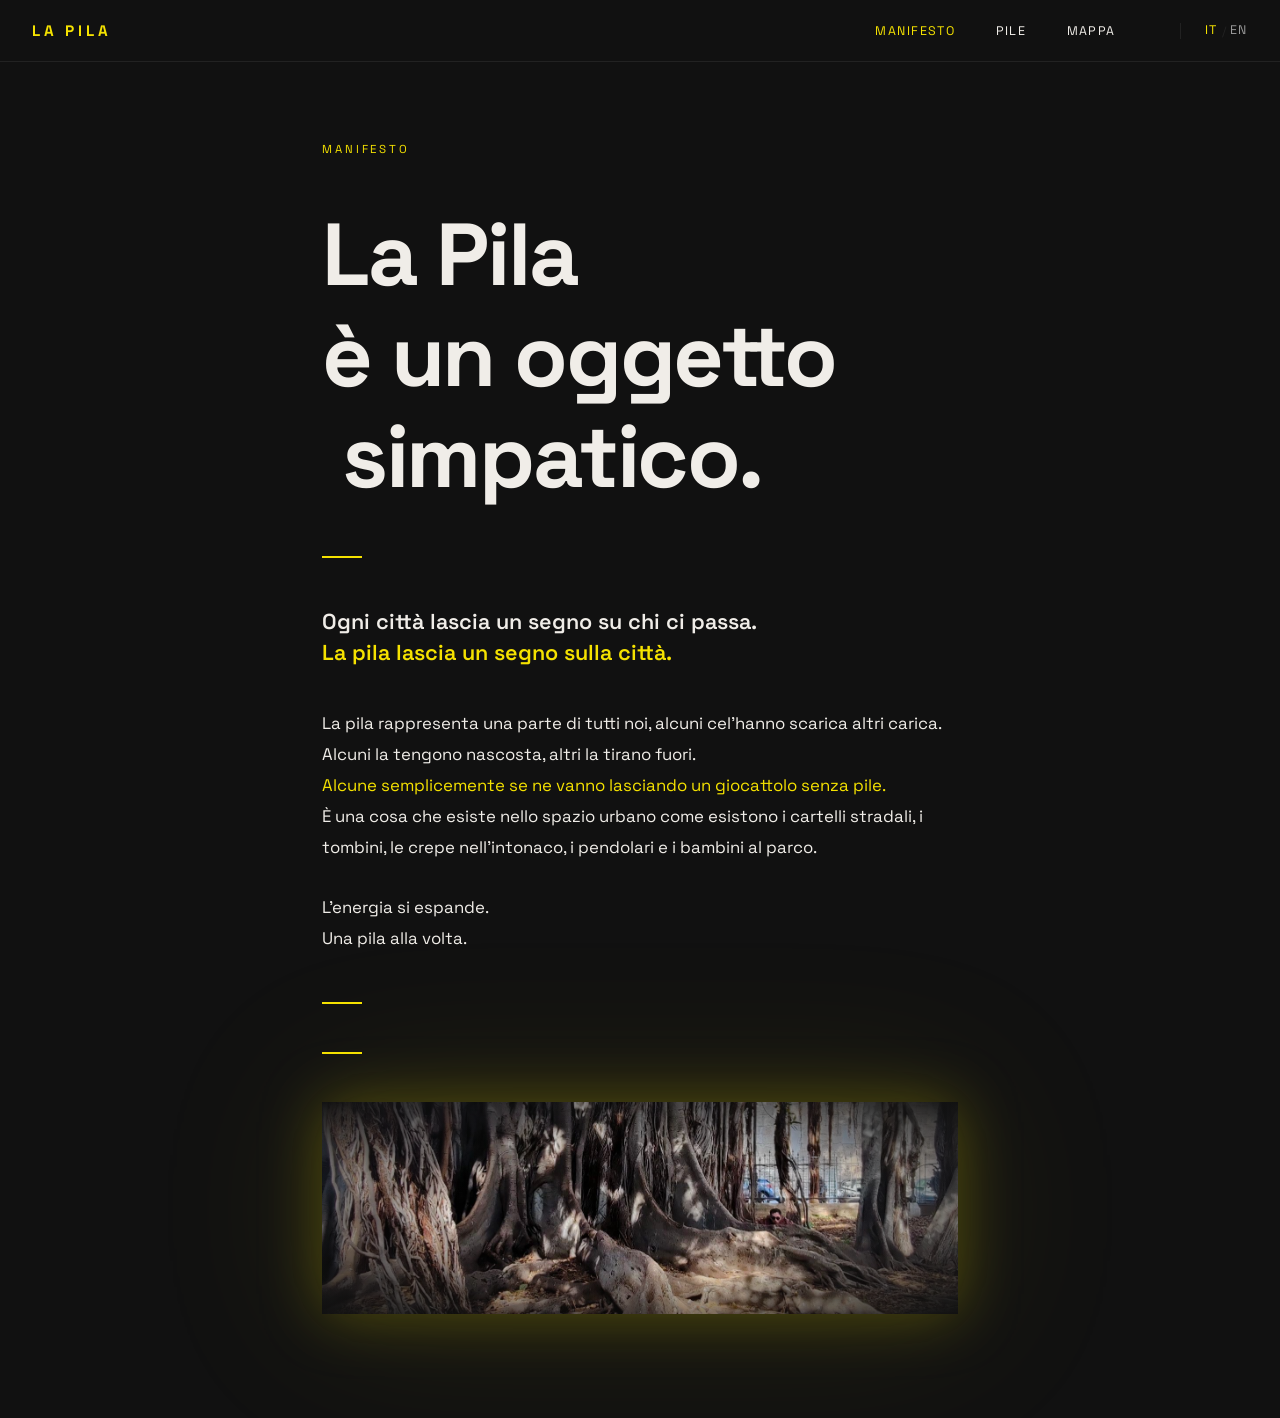
<file: manifesto.html>
<!DOCTYPE html>
<html lang="it">
<head>
    <script src="analytics.js"></script>
    <meta charset="UTF-8">
    <meta name="viewport" content="width=device-width, initial-scale=1.0">
    <title>Manifesto — La Pila</title>

    <!-- SEO -->
    <meta name="description"
          content="Il manifesto di La Pila: arte urbana che non chiede permesso. Oggetti 3D stampati, dipinti a mano e incollati sui muri delle città.">
    <meta name="keywords" content="manifesto arte urbana, La Pila manifesto, street art indipendente, arte senza permesso, oggetti 3D sui muri, arte contemporanea urbana">
    <meta name="author" content="La Pila">
    <meta name="robots" content="index, follow">
    <link rel="canonical" href="https://lapila.art/manifesto.html">

    <!-- Open Graph -->
    <meta property="og:type" content="article">
    <meta property="og:site_name" content="La Pila">
    <meta property="og:title" content="Manifesto — La Pila: arte urbana che non chiede permesso">
    <meta property="og:description" content="Arte urbana che non chiede permesso. Il manifesto di La Pila: oggetti 3D stampati, dipinti a mano, incollati sulle città.">
    <meta property="og:url" content="https://lapila.art/manifesto.html">
    <meta property="og:image" content="https://lapila.art/assets/images/pages/manifesto/me.jpg">
    <meta property="og:image:alt" content="La Pila — arte urbana con oggetti 3D">
    <meta property="og:locale" content="it_IT">

    <!-- Twitter Card -->
    <meta name="twitter:card" content="summary_large_image">
    <meta name="twitter:title" content="Manifesto — La Pila: arte urbana che non chiede permesso">
    <meta name="twitter:description" content="Arte urbana che non chiede permesso. Il manifesto di La Pila.">
    <meta name="twitter:image" content="https://lapila.art/assets/images/pages/manifesto/me.jpg">

    <!-- JSON-LD Structured Data -->
    <script type="application/ld+json">
    [
      {
        "@context": "https://schema.org",
        "@type": "AboutPage",
        "name": "Manifesto di La Pila",
        "headline": "La Pila è un oggetto simpatico",
        "description": "Arte urbana che non chiede permesso. Oggetti 3D stampati, dipinti a mano e incollati sui muri delle città del mondo.",
        "url": "https://lapila.art/manifesto.html",
        "inLanguage": "it-IT",
        "author": {
          "@type": "Organization",
          "name": "La Pila",
          "url": "https://lapila.art/",
          "email": "lapila.art@gmail.com"
        },
        "publisher": {
          "@type": "Organization",
          "name": "La Pila",
          "url": "https://lapila.art/"
        }
      },
      {
        "@context": "https://schema.org",
        "@type": "FAQPage",
        "mainEntity": [
          {
            "@type": "Question",
            "name": "Cos'è La Pila?",
            "acceptedAnswer": {
              "@type": "Answer",
              "text": "La Pila è un progetto indipendente di arte urbana. Consiste in oggetti 3D stampati, colorati a mano e incollati sui muri delle città senza chiedere permesso."
            }
          },
          {
            "@type": "Question",
            "name": "Come funziona La Pila?",
            "acceptedAnswer": {
              "@type": "Answer",
              "text": "I modelli vengono stampati in 3D, dipinti a mano uno per uno, e poi installati fisicamente sui muri delle città. Ogni installazione lascia un segno permanente nello spazio urbano."
            }
          },
          {
            "@type": "Question",
            "name": "Dove si trovano le installazioni de La Pila?",
            "acceptedAnswer": {
              "@type": "Answer",
              "text": "Le installazioni de La Pila si trovano in diverse città italiane e internazionali. Al 2026 sono presenti a Torino e Perugia. Tutte le posizioni sono visibili sulla mappa interattiva del sito lapila.art."
            }
          },
          {
            "@type": "Question",
            "name": "Come contattare La Pila?",
            "acceptedAnswer": {
              "@type": "Answer",
              "text": "È possibile contattare La Pila all'indirizzo email lapila.art@gmail.com."
            }
          }
        ]
      }
    ]
    </script>

    <!-- Tema e favicon -->
    <meta name="theme-color" content="#111111">
    <link rel="icon" type="image/svg+xml" href="favicon.svg">

    <link rel="stylesheet" href="style.css">
    <script src="i18n.js"></script>
</head>
<body>

<script src="nav.js"></script>

<div class="manifesto-wrap">
    <span class="manifesto-label">Manifesto</span>

    <div class="manifesto-hero">

        <h1 class="manifesto-highlight" data-i18n="manifesto.headline">La Pila<br>è un oggetto<br>&nbsp;simpatico.</h1>

        <div class="manifesto-hero">

            <div class="manifesto-divider"></div>

            <div class="manifesto-text">

                <p class="lead" data-i18n="manifesto.lead">
                    Ogni città lascia un segno su chi ci passa.<br>
                    <em>La pila lascia un segno sulla città.</em>
                </p>


                <p data-i18n="manifesto.p1">
                    La pila rappresenta una parte di tutti noi, alcuni cel'hanno scarica altri carica.
                    alcuni la tengono nascosta, altri la tirano fuori. <br>
                    <em>Alcune semplicemente se ne vanno lasciando un giocattolo senza pile. </em><br>
                    È una cosa che esiste nello spazio
                    urbano come esistono i cartelli stradali, i tombini, le crepe
                    nell'intonaco, i pendolari e i bambini al parco.
                </p>


                <p data-i18n="manifesto.p2">
                    L'energia si espande.<br>
                    Una pila alla volta.
                </p>

                <div class="manifesto-divider"></div>
<!--
                <p class="contact-label" data-i18n="manifesto.contact">Contatti</p>
                <a href="mailto:lapila.art@gmail.com" class="contact-link">lapila.art@gmail.com</a>-->

                <div class="manifesto-divider"></div>

                <div class="manifesto-portrait">
                    <img src="assets/images/pages/manifesto/me.jpg" alt="La Pila">
                </div>


            </div>
        </div>

</body>
</html>
</file>
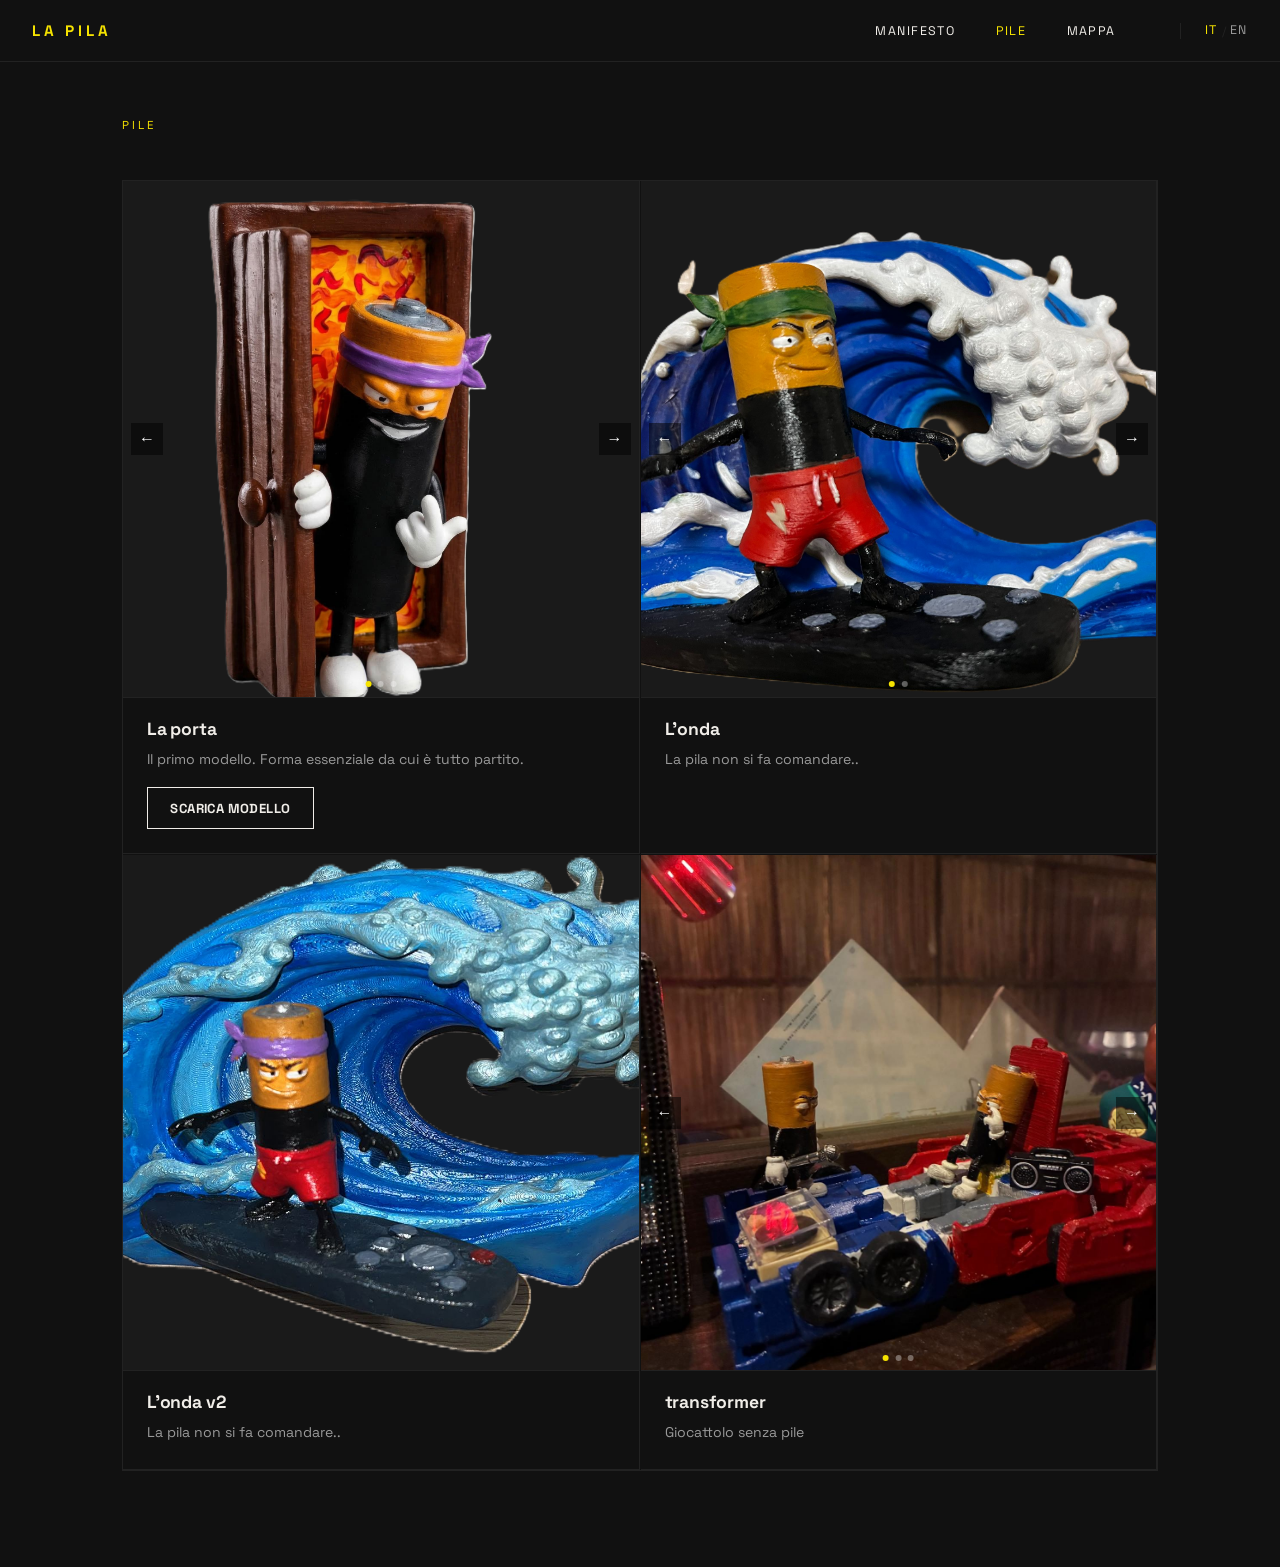
<file: modelli.html>
<!DOCTYPE html>
<html lang="it">
<head>
  <script src="analytics.js"></script>
  <meta charset="UTF-8">
  <meta name="viewport" content="width=device-width, initial-scale=1.0">
  <title>Pile — La Pila</title>

  <!-- SEO -->
  <meta name="description" content="I modelli 3D de La Pila: oggetti stampati, colorati a mano e incollati sui muri delle città. Scarica i modelli open source.">
  <meta name="keywords" content="modelli 3D da scaricare, La Pila modelli, stampa 3D arte urbana, oggetti 3D open source, La porta 3D, L'onda 3D, modelli per stampa 3D">
  <meta name="author" content="La Pila">
  <meta name="robots" content="index, follow">
  <link rel="canonical" href="https://lapila.art/modelli.html">

  <!-- Open Graph -->
  <meta property="og:type" content="website">
  <meta property="og:site_name" content="La Pila">
  <meta property="og:title" content="Pile — La Pila: arte urbana stampata e colorata a mano">
  <meta property="og:description" content="I modelli 3D de La Pila: oggetti stampati, colorati a mano e incollati sui muri delle città. Alcuni disponibili per il download.">
  <meta property="og:url" content="https://lapila.art/modelli.html">
  <meta property="og:image" content="https://lapila.art/assets/images/models/porta/porta.png">
  <meta property="og:image:alt" content="La porta — modello 3D de La Pila">
  <meta property="og:locale" content="it_IT">

  <!-- Twitter Card -->
  <meta name="twitter:card" content="summary_large_image">
  <meta name="twitter:title" content="Pile — La Pila">
  <meta name="twitter:description" content="I modelli 3D de La Pila: oggetti stampati, colorati a mano e incollati sui muri delle città.">
  <meta name="twitter:image" content="https://lapila.art/assets/images/models/porta/porta.png">

  <!-- JSON-LD Structured Data -->
  <script type="application/ld+json">
  {
    "@context": "https://schema.org",
    "@type": "CollectionPage",
    "name": "Pile — La Pila",
    "description": "I modelli 3D de La Pila: oggetti stampati, colorati a mano e incollati sui muri delle città. Alcuni disponibili per il download.",
    "url": "https://lapila.art/modelli.html",
    "inLanguage": "it-IT",
    "hasPart": [
      {
        "@type": "VisualArtwork",
        "name": "La porta",
        "description": "Il primo modello de La Pila. Forma essenziale da cui è tutto partito. Disponibile per il download.",
        "artMedium": "Stampa 3D, pittura a mano",
        "artworkSurface": "Muri urbani",
        "image": "https://lapila.art/assets/images/models/porta/porta.png",
        "url": "https://lapila.art/modelli.html",
        "creator": {
          "@type": "Organization",
          "name": "La Pila",
          "url": "https://lapila.art/"
        },
        "offers": {
          "@type": "Offer",
          "price": "0",
          "priceCurrency": "EUR",
          "availability": "https://schema.org/InStock",
          "description": "Scarica il file .glb del modello La porta gratuitamente"
        }
      },
      {
        "@type": "VisualArtwork",
        "name": "L'onda",
        "description": "La pila non si fa comandare. Modello 3D stampato e colorato a mano.",
        "artMedium": "Stampa 3D, pittura a mano",
        "artworkSurface": "Muri urbani",
        "image": "https://lapila.art/assets/images/models/onda/lapila_surfonda.png",
        "url": "https://lapila.art/modelli.html",
        "creator": {
          "@type": "Organization",
          "name": "La Pila",
          "url": "https://lapila.art/"
        }
      }
    ]
  }
  </script>

  <!-- Tema e favicon -->
  <meta name="theme-color" content="#111111">
  <link rel="icon" type="image/svg+xml" href="favicon.svg">

  <link rel="stylesheet" href="style.css">
  <script src="i18n.js"></script>

</head>
<body>

  <script src="nav.js"></script>

  <div class="modelli-wrap">
    <span class="manifesto-label" data-i18n="modelli.label">Pile</span>
    <div id="modelli-grid" class="modelli-grid"></div>
  </div>

  <script src="modelli.js"></script>
  <script>
    const grid = document.getElementById('modelli-grid');

    MODELLI.forEach(m => {
      const card = document.createElement('div');
      card.className = 'modello-card';

      // ── Galleria immagini ──
      let mediaHTML = '';
      if (m.images && m.images.length > 0) {
        if (m.images.length === 1) {
          mediaHTML = `
            <div class="modello-media">
              <img src="${m.images[0]}" alt="${m.title}" class="modello-img">
            </div>`;
        } else {
          const slides = m.images.map((src, i) =>
            `<img src="${src}" alt="${m.title} ${i + 1}" class="modello-img modello-slide${i === 0 ? ' active' : ''}" data-index="${i}">`
          ).join('');
          const dots = m.images.map((_, i) =>
            `<button class="modello-dot${i === 0 ? ' active' : ''}" data-index="${i}" aria-label="Immagine ${i + 1}"></button>`
          ).join('');
          mediaHTML = `
            <div class="modello-media modello-slider" data-current="0">
              ${slides}
              <button class="modello-arrow modello-arrow-prev" aria-label="Precedente">&#8592;</button>
              <button class="modello-arrow modello-arrow-next" aria-label="Successiva">&#8594;</button>
              <div class="modello-dots">${dots}</div>
            </div>`;
        }
      } else {
        mediaHTML = `<div class="modello-media modello-media--empty"></div>`;
      }

      // ── Download ──
      const downloadHTML = m.downloadable
        ? `<a class="modello-download" href="${m.file}" download data-i18n="modelli.download">${window.I18N ? window.I18N.t('modelli.download') : 'Scarica modello'}</a>`
        : '';

      // ── Descrizione bilingue ──
      const descIt = m.description || '';
      const descEn = m.descriptionEn || m.description || '';
      const descShow = (window.I18N && window.I18N.lang === 'en' && m.descriptionEn) ? descEn : descIt;

      card.innerHTML = `
        ${mediaHTML}
        <div class="modello-info">
          <h2 class="modello-title">${m.title}</h2>
          <p class="modello-desc" data-i18n-it="${descIt}" data-i18n-en="${descEn}">${descShow}</p>
          ${downloadHTML}
        </div>
      `;
      grid.appendChild(card);
    });

    // ── Logica slider ──
    document.querySelectorAll('.modello-slider').forEach(slider => {
      let current = 0;
      const slides = slider.querySelectorAll('.modello-slide');
      const dots = slider.querySelectorAll('.modello-dot');
      const total = slides.length;

      function goTo(n) {
        slides[current].classList.remove('active');
        dots[current].classList.remove('active');
        current = (n + total) % total;
        slides[current].classList.add('active');
        dots[current].classList.add('active');
      }

      slider.querySelector('.modello-arrow-prev').addEventListener('click', () => goTo(current - 1));
      slider.querySelector('.modello-arrow-next').addEventListener('click', () => goTo(current + 1));
      dots.forEach(dot => dot.addEventListener('click', () => goTo(+dot.dataset.index)));

      let touchStartX = 0;
      slider.addEventListener('touchstart', e => { touchStartX = e.touches[0].clientX; }, { passive: true });
      slider.addEventListener('touchend', e => {
        const dx = e.changedTouches[0].clientX - touchStartX;
        if (Math.abs(dx) > 40) goTo(dx < 0 ? current + 1 : current - 1);
      });

      let mouseStartX = 0, mouseDragging = false;
      slider.addEventListener('mousedown', e => { mouseStartX = e.clientX; mouseDragging = true; });
      slider.addEventListener('mouseup', e => {
        if (!mouseDragging) return;
        mouseDragging = false;
        const dx = e.clientX - mouseStartX;
        if (Math.abs(dx) > 40) goTo(dx < 0 ? current + 1 : current - 1);
      });
      slider.addEventListener('mouseleave', () => { mouseDragging = false; });
    });
  </script>

</body>
</html>
</file>
<file: style.css>
@import url('https://fonts.googleapis.com/css2?family=Space+Grotesk:wght@300;400;500;600;700&display=swap');

:root {
    --bg: #111111;
    --bg2: #1a1a1a;
    --text: #f0ede8;
    --muted: #999999;
    --accent: #f5e200;
    --border: #222222;
    --nav-h: 62px;
}

*, *::before, *::after {
    margin: 0;
    padding: 0;
    box-sizing: border-box;
}

html {
    scroll-behavior: smooth;
}

body {
    font-family: 'Space Grotesk', sans-serif;
    background: var(--bg);
    color: var(--text);
    min-height: 100vh;
    -webkit-font-smoothing: antialiased;
}

/* ── NAV ── */
nav {
    position: fixed;
    top: 0;
    left: 0;
    right: 0;
    z-index: 1000;
    height: var(--nav-h);
    display: flex;
    justify-content: space-between;
    align-items: center;
    padding: 0 2rem;
    background: var(--bg);
    border-bottom: 1px solid var(--border);
}

.nav-logo {
    font-size: 0.95rem;
    font-weight: 700;
    letter-spacing: 0.25em;
    text-transform: uppercase;
    text-decoration: none;
    color: var(--accent);
    transition: text-shadow 0.3s, color 0.3s;
}

.nav-logo:hover,
.nav-logo.active {
    color: var(--accent);
    text-shadow: 0 0 8px rgba(245, 226, 0, 0.9),
    0 0 20px rgba(245, 226, 0, 0.6),
    0 0 45px rgba(245, 226, 0, 0.3);
}

.nav-links {
    display: flex;
    gap: 2.5rem;
}

.nav-links a {
    font-size: 0.78rem;
    letter-spacing: 0.12em;
    text-transform: uppercase;
    text-decoration: none;
    color: var(--text);
    transition: color 0.2s;
}

.nav-links a:hover,
.nav-links a.active {
    color: var(--accent);
}

/* ── LANG SWITCHER ── */
.nav-lang {
    display: flex;
    align-items: center;
    gap: 0.25rem;
    margin-left: 1.5rem;
    padding-left: 1.5rem;
    border-left: 1px solid var(--border);
}

.lang-sep {
    color: var(--border);
    font-size: 0.75rem;
    line-height: 1;
}

.lang-btn {
    background: none;
    border: none;
    cursor: pointer;
    font-family: 'Space Grotesk', sans-serif;
    font-size: 0.78rem;
    letter-spacing: 0.12em;
    text-transform: uppercase;
    color: var(--muted);
    padding: 0;
    line-height: 1;
    transition: color 0.2s;
}

.lang-btn:hover {
    color: var(--text);
}

.lang-btn.lang-active {
    color: var(--accent);
}

/* ── HOME HERO ── */
.hero {
    height: 100vh;
    display: grid;
    grid-template-columns: 1fr 1fr;
    grid-template-rows: 1fr auto;
}

.hero-left {
    display: flex;
    align-items: flex-end;
    padding: 2rem 2rem 2rem;
}

.hero-right {
    padding-top: var(--nav-h);
    overflow: hidden;
}

.hero-right model-viewer {
    --progress-bar-color: transparent;
    --progress-bar-height: 0px;
}

#model-progress-bar {
    position: fixed;
    top: var(--nav-h);
    left: 0;
    right: 0;
    height: 2px;
    z-index: 9999;
    background: transparent;
    transition: opacity 0.4s;
}

#model-progress-fill {
    height: 100%;
    width: 0%;
    background: var(--accent);
    transition: width 0.2s ease;
}

.hero-title {
    font-size: min(20vw, 20rem);
    font-weight: 700;
    line-height: 0.85;
    letter-spacing: -0.03em;
    text-transform: uppercase;
}

.hero-title .accent {
    color: var(--accent);
    display: inline-block;
    text-shadow: 0 0 20px rgba(245, 226, 0, 0.5),
    0 0 60px rgba(245, 226, 0, 0.2),
    0 0 120px rgba(245, 226, 0, 0.1);
    transition: text-shadow 0.4s;
}

.hero-title .accent:hover {
    text-shadow: 0 0 20px rgba(245, 226, 0, 0.9),
    0 0 60px rgba(245, 226, 0, 0.5),
    0 0 120px rgba(245, 226, 0, 0.25);
}

.hero-bar {
    grid-column: 1 / -1;
    display: flex;
    justify-content: space-between;
    align-items: center;
    padding: 1.25rem 2rem;
    border-top: 1px solid var(--border);
}

.hero-desc {
    font-size: 0.9rem;
    color: var(--muted);
    max-width: 340px;
    line-height: 1.65;
}

.btn {
    display: inline-block;
    padding: 0.7rem 1.4rem;
    border: 1px solid var(--text);
    text-decoration: none;
    color: var(--text);
    font-family: 'Space Grotesk', sans-serif;
    font-size: 0.78rem;
    letter-spacing: 0.12em;
    text-transform: uppercase;
    transition: background 0.2s, color 0.2s;
    white-space: nowrap;
}

.btn:hover {
    background: var(--text);
    color: var(--bg);
}

/* ── MANIFESTO ── */
.manifesto-wrap {
    padding: calc(var(--nav-h) + 5rem) 2rem 6rem;
    max-width: 700px;
    margin: 0 auto;
}

.manifesto-label {
    font-size: 0.72rem;
    letter-spacing: 0.25em;
    text-transform: uppercase;
    color: var(--accent);
    margin-bottom: 3rem;
    display: block;
}

.manifesto-highlight {
/*    background: var(--accent);
    color: var(--bg); */
    display: inline;
    -webkit-box-decoration-break: clone;
    box-decoration-break: clone;
}

.manifesto-hero {
}

.manifesto-wrap h1 {
    font-size: clamp(2.8rem, 7vw, 5.5rem);
    font-weight: 700;
    line-height: 1.15;
    letter-spacing: -0.025em;
    margin-bottom: 5rem;
}

.manifesto-text p {
    font-size: 1.05rem;
    line-height: 1.85;
    color: var(--text);
    margin-bottom: 1.8rem;
}

.manifesto-text p.lead {
    font-size: 1.35rem;
    font-weight: 600;
    line-height: 1.45;
    color: var(--text);
    margin-bottom: 2.5rem;
}

.manifesto-text em {
    color: var(--accent);
    font-style: normal;
}

.manifesto-divider {
    width: 40px;
    height: 2px;
    background: var(--accent);
    margin: 3rem 0;
}

.manifesto-portrait {
    margin: 0 0 0.5rem;
    position: relative;
}

.manifesto-portrait::after {
    content: '';
    position: absolute;
    inset: 0;
    background: radial-gradient(ellipse at center, transparent 40%, var(--bg) 100%);
    pointer-events: none;
}

.manifesto-portrait img {
    width: 100%;
    display: block;
    filter: drop-shadow(0 0 30px rgba(245, 226, 0, 0.25)) drop-shadow(0 0 80px rgba(245, 226, 0, 0.1));
    transition: filter 0.4s;
}

.manifesto-portrait:hover img {
    filter: drop-shadow(0 0 40px rgba(245, 226, 0, 0.5)) drop-shadow(0 0 100px rgba(245, 226, 0, 0.2));
}

.contact-label {
    font-size: 0.72rem;
    letter-spacing: 0.2em;
    text-transform: uppercase;
    color: var(--muted);
    margin-bottom: 0.6rem !important;
}

.contact-link {
    font-size: 1.1rem;
    font-weight: 600;
    color: var(--text);
    text-decoration: none;
    border-bottom: 1px solid var(--border);
    padding-bottom: 0.1em;
    transition: color 0.2s, border-color 0.2s;
}

.contact-link:hover {
    color: var(--accent);
    border-color: var(--accent);
}

/* ── MODELLI ── */
.modelli-wrap {
    padding: calc(var(--nav-h) + 3.5rem) 2rem 6rem;
    max-width: 1100px;
    margin: 0 auto;
}

.modelli-grid {
    display: grid;
    grid-template-columns: repeat(2, 1fr);
    gap: 1px;
    border: 1px solid var(--border);
    margin-top: 2rem;
}

.modello-card {
    border-right: 1px solid var(--border);
    border-bottom: 1px solid var(--border);
    display: flex;
    flex-direction: column;
}

.modello-media {
    width: 100%;
    aspect-ratio: 1 / 1;
    background: var(--bg2);
    position: relative;
    overflow: hidden;
}

.modello-media--empty {
    display: flex;
    align-items: center;
    justify-content: center;
}

.modello-media--empty::after {
    content: "—";
    color: var(--border);
    font-size: 2rem;
}

.modello-img {
    width: 100%;
    height: 100%;
    object-fit: cover;
    display: block;
}

.modello-slide {
    position: absolute;
    inset: 0;
    opacity: 0;
    transition: opacity 0.3s ease;
}

.modello-slide.active {
    position: relative;
    opacity: 1;
}

.modello-arrow {
    position: absolute;
    top: 50%;
    transform: translateY(-50%);
    background: rgba(0,0,0,0.5);
    color: #fff;
    border: none;
    width: 2rem;
    height: 2rem;
    cursor: pointer;
    font-size: 1rem;
    display: flex;
    align-items: center;
    justify-content: center;
    z-index: 2;
}

.modello-arrow-prev { left: 0.5rem; }
.modello-arrow-next { right: 0.5rem; }

.modello-dots {
    position: absolute;
    bottom: 0.6rem;
    left: 50%;
    transform: translateX(-50%);
    display: flex;
    gap: 0.4rem;
    z-index: 2;
}

.modello-dot {
    width: 6px;
    height: 6px;
    border-radius: 50%;
    background: rgba(255,255,255,0.35);
    border: none;
    cursor: pointer;
    padding: 0;
    transition: background 0.2s;
}

.modello-dot.active {
    background: var(--accent);
}

.modello-info {
    padding: 1.25rem 1.5rem 1.5rem;
    border-top: 1px solid var(--border);
}

.modello-title {
    font-size: 1.1rem;
    font-weight: 700;
    letter-spacing: -0.01em;
    margin-bottom: 0.5rem;
}

.modello-desc {
    font-size: 0.88rem;
    color: var(--muted);
    line-height: 1.7;
}

.modello-download {
    display: inline-block;
    margin-top: 1rem;
    padding: 0.7rem 1.4rem;
    border: 1px solid var(--text);
    background: transparent;
    color: var(--text);
    font-size: 0.82rem;
    font-weight: 700;
    text-decoration: none;
    letter-spacing: 0.03em;
    text-transform: uppercase;
    transition: background 0.2s, color 0.2s;
    white-space: nowrap;
}

.modello-download:hover {
    background: var(--text);
    color: var(--bg);
}

/* ── MAP PAGE ── */
html:has(body.map-body) {
    overflow: hidden;
    height: 100%;
}

body.map-body {
    overflow: hidden;
    height: 100vh;
    overscroll-behavior: none;
}

#map {
    position: fixed;
    top: var(--nav-h);
    left: 0;
    right: 0;
    bottom: 0;
}

.leaflet-container {
    background: var(--bg) !important;
}

/* Leaflet overrides */
.leaflet-control-attribution {
    background: rgba(17, 17, 17, 0.8) !important;
    color: #444 !important;
    font-size: 10px !important;
}

.leaflet-control-attribution a {
    color: #666 !important;
}

.leaflet-control-zoom a {
    background: var(--bg2) !important;
    color: var(--text) !important;
    border-color: var(--border) !important;
}

.leaflet-control-zoom a:hover {
    background: #2a2a2a !important;
}

/* Custom pin */
@keyframes pin-glow {
    0%, 100% { filter: drop-shadow(0 0 3px #f5e20088) drop-shadow(0 0 6px #f5e20022); }
    50%       { filter: drop-shadow(0 0 6px #f5e200aa) drop-shadow(0 0 12px #f5e20044); }
}

.custom-pin {
    background: none !important;
    border: none !important;
    cursor: pointer;
    transition: transform 0.2s ease, filter 0.2s ease;
    animation: pin-glow 2.2s ease-in-out infinite;
}

.custom-pin:hover {
    transform: scale(1.55);
    filter: drop-shadow(0 0 20px #f5e200ff) drop-shadow(0 0 40px #f5e200cc) drop-shadow(0 0 60px #f5e20066) !important;
    animation: none;
}

.custom-pin.pin-active {
    transform: scale(1.7);
    filter: drop-shadow(0 0 22px #f5e200ff) drop-shadow(0 0 44px #f5e200dd) drop-shadow(0 0 70px #f5e20088) !important;
    animation: none;
}

/* Cluster pin */
.cluster-pin {
    background: none !important;
    border: none !important;
    cursor: pointer;
}

.cluster-inner {
    width: 36px;
    height: 36px;
    border-radius: 50%;
    background: #111;
    border: 2px solid #f5e200;
    box-shadow: 0 0 10px #f5e200aa, 0 0 22px #f5e20044;
    display: flex;
    align-items: center;
    justify-content: center;
    font-family: 'Space Grotesk', sans-serif;
    font-size: 13px;
    font-weight: 700;
    color: #f5e200;
    transition: transform 0.2s ease, box-shadow 0.2s ease;
}

.cluster-pin:hover .cluster-inner {
    transform: scale(1.2);
    box-shadow: 0 0 20px #f5e200ff, 0 0 45px #f5e200cc;
}

/* ── MODAL ── */
.modal-overlay {
    position: fixed;
    inset: 0;
    background: rgba(0, 0, 0, 0.75);
    z-index: 2000;
    display: flex;
    align-items: center;
    justify-content: center;
    opacity: 0;
    pointer-events: none;
    transition: opacity 0.25s;
    padding: clamp(0.5rem, 4vw, 1.5rem);
    box-sizing: border-box;
}

.modal-overlay.open {
    opacity: 1;
    pointer-events: all;
}

.modal {
    background: var(--bg2);
    width: 100%;
    max-width: 560px;
    max-height: calc(100dvh - clamp(1rem, 8vw, 3rem));
    overflow-y: auto;
    border: 1px solid var(--border);
    transform: translateY(16px);
    transition: transform 0.25s;
    box-sizing: border-box;
}

.modal-overlay.open .modal {
    transform: translateY(0);
}

/* Gallery */
#gallery-container {
    width: 100%;
    aspect-ratio: 4 / 3;
    max-height: 55vh;
    background: #000;
    position: relative;
    overflow: hidden;
}

.gallery-empty {
    width: 100%;
    height: 100%;
    display: flex;
    align-items: center;
    justify-content: center;
    color: var(--muted);
    font-size: 0.75rem;
    letter-spacing: 0.15em;
    text-transform: uppercase;
}

.gallery {
    position: relative;
    width: 100%;
    height: 100%;
}

.gallery-img {
    position: absolute;
    inset: 0;
    width: 100%;
    height: 100%;
    object-fit: contain;
    opacity: 0;
    transition: opacity 0.3s;
}

.gallery-img.active {
    opacity: 1;
}

.gallery-nav {
    position: absolute;
    inset: 0;
    display: flex;
    align-items: center;
    justify-content: space-between;
    padding: 0 0.75rem;
    pointer-events: none;
    z-index: 10;
}

.gallery-btn {
    pointer-events: all;
    background: rgba(0, 0, 0, 0.55);
    border: none;
    color: #fff;
    width: 34px;
    height: 34px;
    cursor: pointer;
    font-size: 1rem;
    display: flex;
    align-items: center;
    justify-content: center;
    transition: background 0.2s;
    font-family: inherit;
}

.gallery-btn:hover {
    background: rgba(0, 0, 0, 0.85);
}

.gallery-counter {
    position: absolute;
    bottom: 0.6rem;
    right: 0.75rem;
    font-size: 0.7rem;
    color: rgba(255, 255, 255, 0.65);
    letter-spacing: 0.05em;
    z-index: 10;
}

/* Modal header + body */
.modal-header {
    display: flex;
    justify-content: space-between;
    align-items: flex-start;
    padding: 1.25rem 1.5rem 1rem;
    border-bottom: 1px solid var(--border);
}

.modal-title {
    font-size: 1.4rem;
    font-weight: 700;
    letter-spacing: -0.01em;
    line-height: 1.1;
}

.modal-date {
    font-size: 0.75rem;
    color: var(--muted);
    margin-top: 0.3rem;
    letter-spacing: 0.06em;
}

.modal-close {
    background: none;
    border: none;
    color: var(--muted);
    font-size: 1.6rem;
    cursor: pointer;
    line-height: 1;
    padding: 0;
    margin-left: 1rem;
    transition: color 0.2s;
    font-family: inherit;
}

.modal-close:hover {
    color: var(--text);
}

.modal-body {
    padding: 1.25rem 1.5rem 1.75rem;
}

.modal-desc {
    font-size: 0.92rem;
    line-height: 1.75;
    color: #999999;
}

/* ── SELEZIONE TESTO ── */
::selection {
    background: var(--accent);
    color: var(--bg);
}

/* ── SCROLLBAR ── */
::-webkit-scrollbar {
    width: 3px;
}

::-webkit-scrollbar-track {
    background: var(--bg);
}

::-webkit-scrollbar-thumb {
    background: var(--border);
}

/* ── RESPONSIVE ── */
@media (max-width: 700px) {
    html:has(.hero),
    body:has(.hero) {
        overflow: hidden;
        height: 100%;
    }

    .hero {
        height: 100dvh;
        overflow: hidden;
        grid-template-columns: 1fr;
        grid-template-rows: 1fr auto auto;
    }

    .hero-left {
        grid-row: 2;
        padding: 0.75rem 1.5rem;
    }

    .hero-right {
        grid-row: 1;
        padding-top: var(--nav-h);
        min-height: 0;
    }

    .hero-title {
        font-size: 28vw;
    }

    .hero-bar {
        grid-row: 3;
        flex-direction: column;
        align-items: flex-start;
        gap: 0.75rem;
        padding: 0.75rem 1.5rem;
    }

    nav {
        padding: 0 1rem;
    }

    .nav-links {
        gap: 1rem;
    }

    .nav-lang {
        margin-left: 0.75rem;
        padding-left: 0.75rem;
    }

    .manifesto-wrap {
        padding-top: calc(var(--nav-h) + 3rem);
    }

    .modelli-wrap {
        padding-top: calc(var(--nav-h) + 2rem);
    }

    .modelli-grid {
        grid-template-columns: 1fr;
    }
}
</file>
